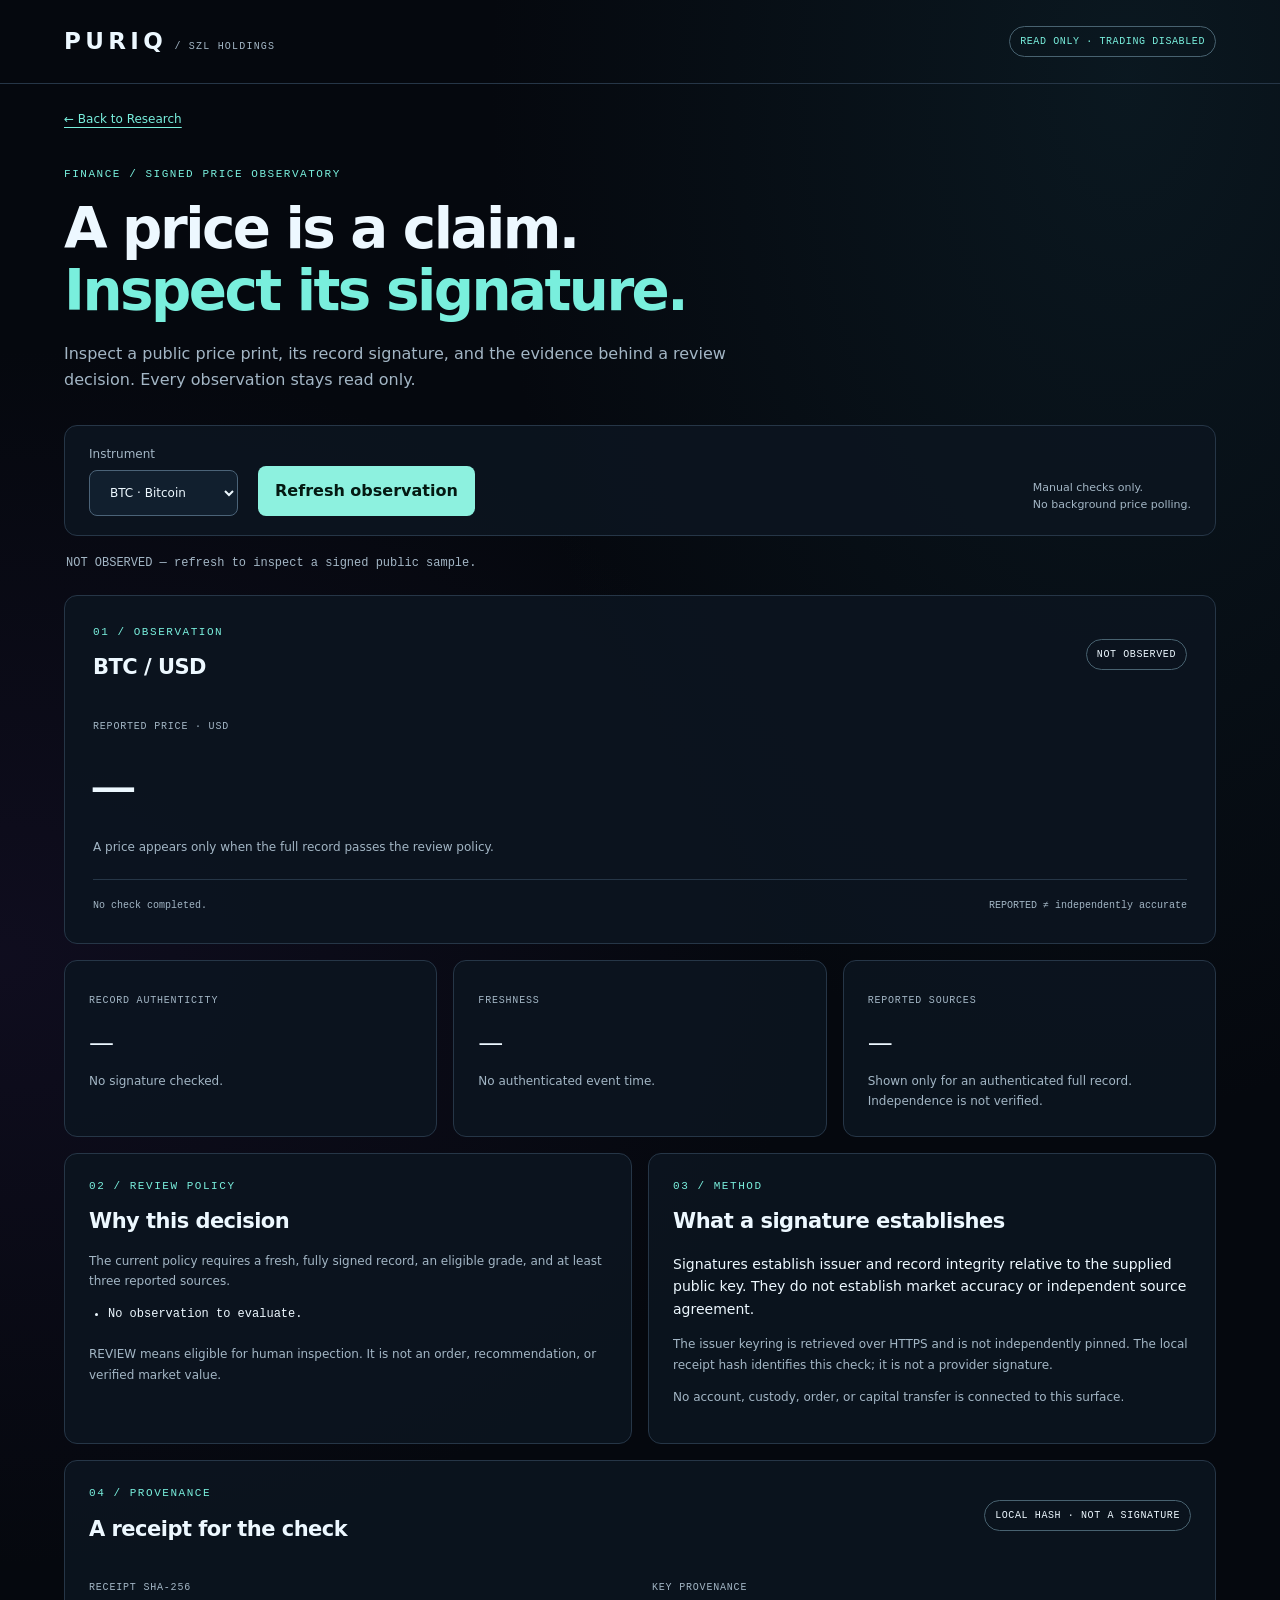
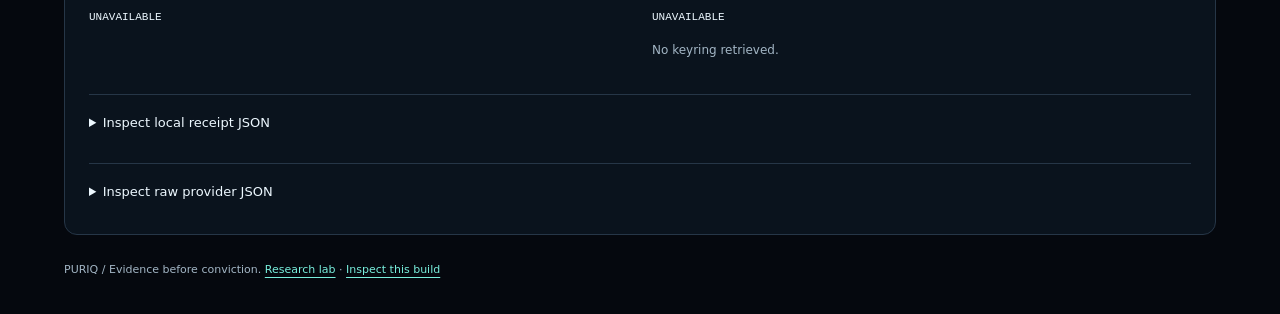
<file: static/signed-prices/index.html>
<!doctype html>
<html lang="en">
<head>
  <meta charset="utf-8">
  <meta name="viewport" content="width=device-width,initial-scale=1">
  <meta name="color-scheme" content="dark">
  <title>PURIQ · Signed Price Observatory</title>
  <link rel="stylesheet" href="/static/signed-prices/signed-prices.css">
  <script defer src="/static/signed-prices/signed-prices.js"></script>
</head>
<body>
  <a class="skip" href="#main">Skip to observation</a>
  <header>
    <a class="wordmark" href="/">PURIQ<span> / SZL HOLDINGS</span></a>
    <span class="badge">READ ONLY · TRADING DISABLED</span>
  </header>
  <main id="main">
    <nav aria-label="Research navigation"><a href="/research">← Back to Research</a></nav>
    <section class="hero">
      <p class="eyebrow">FINANCE / SIGNED PRICE OBSERVATORY</p>
      <h1>A price is a claim.<br><em>Inspect its signature.</em></h1>
      <p class="intro">Inspect a public price print, its record signature, and the evidence behind a review decision. Every observation stays read only.</p>
    </section>
    <form id="controls" class="panel controls" aria-label="Observation controls">
      <label for="symbol">Instrument<select id="symbol" name="symbol"><option value="BTC">BTC · Bitcoin</option><option value="ETH">ETH · Ethereum</option><option value="SOL">SOL · Solana</option></select></label>
      <button id="refresh" type="submit">Refresh observation</button>
      <p>Manual checks only.<br>No background price polling.</p>
    </form>
    <p id="status" role="status" aria-live="polite">NOT OBSERVED — refresh to inspect a signed public sample.</p>
    <section class="panel observation" aria-labelledby="observation-heading">
      <div class="sectionhead">
        <div><p class="eyebrow">01 / OBSERVATION</p><h2 id="observation-heading">BTC / USD</h2></div>
        <span id="decision" class="tag" data-state="idle">NOT OBSERVED</span>
      </div>
      <span class="metric-label">REPORTED PRICE · USD</span>
      <strong id="price" class="price">—</strong>
      <p id="price-note" class="note">A price appears only when the full record passes the review policy.</p>
      <div class="observation-foot"><span id="checked">No check completed.</span><span>REPORTED ≠ independently accurate</span></div>
    </section>
    <section class="metrics" aria-label="Verification results">
      <article class="panel"><span class="metric-label">RECORD AUTHENTICITY</span><strong id="authenticity">—</strong><p id="scope" class="note">No signature checked.</p></article>
      <article class="panel"><span class="metric-label">FRESHNESS</span><strong id="freshness">—</strong><p id="source-time" class="note">No authenticated event time.</p></article>
      <article class="panel"><span class="metric-label">REPORTED SOURCES</span><strong id="sources">—</strong><p id="sources-note" class="note">Shown only for an authenticated full record. Independence is not verified.</p></article>
    </section>
    <div class="twocol">
      <section class="panel" aria-labelledby="decision-heading">
        <p class="eyebrow">02 / REVIEW POLICY</p><h2 id="decision-heading">Why this decision</h2>
        <p class="note">The current policy requires a fresh, fully signed record, an eligible grade, and at least three reported sources.</p>
        <ul id="reasons" class="reasons"><li>No observation to evaluate.</li></ul>
        <p class="note">REVIEW means eligible for human inspection. It is not an order, recommendation, or verified market value.</p>
      </section>
      <section class="panel" aria-labelledby="method-heading">
        <p class="eyebrow">03 / METHOD</p><h2 id="method-heading">What a signature establishes</h2>
        <p>Signatures establish issuer and record integrity relative to the supplied public key. They do not establish market accuracy or independent source agreement.</p>
        <p class="note">The issuer keyring is retrieved over HTTPS and is not independently pinned. The local receipt hash identifies this check; it is not a provider signature.</p>
        <p class="note">No account, custody, order, or capital transfer is connected to this surface.</p>
      </section>
    </div>
    <section class="panel provenance" aria-labelledby="provenance-heading">
      <div class="sectionhead"><div><p class="eyebrow">04 / PROVENANCE</p><h2 id="provenance-heading">A receipt for the check</h2></div><span class="tag">LOCAL HASH · NOT A SIGNATURE</span></div>
      <div class="proofgrid"><div><span class="metric-label">RECEIPT SHA-256</span><code id="receipt-hash">UNAVAILABLE</code></div><div><span class="metric-label">KEY PROVENANCE</span><p id="key-source">UNAVAILABLE</p><p id="key-trust" class="note">No keyring retrieved.</p></div></div>
      <details><summary>Inspect local receipt JSON</summary><p class="note">Local verification findings and policy. Hashing this receipt does not establish the provider’s claims as true.</p><pre id="receipt">No receipt available.</pre></details>
      <details><summary>Inspect raw provider JSON</summary><p id="provider-warning" class="note">No provider data available.</p><pre id="provider">No provider data available.</pre></details>
    </section>
    <footer>PURIQ / Evidence before conviction. <a href="/research">Research lab</a> · <a href="/api/build-info">Inspect this build</a></footer>
  </main>
</body>
</html>
</file>
<file: static/signed-prices/signed-prices.css>
:root{--bg:#05080e;--panel:rgba(12,20,32,.9);--line:#263647;--ink:#edf8ff;--muted:#a3b6c5;--cyan:#79efdd;--warn:#ffd698;color-scheme:dark;font-family:Inter,ui-sans-serif,system-ui,-apple-system,BlinkMacSystemFont,"Segoe UI",sans-serif}*{box-sizing:border-box}body{margin:0;color:var(--ink);background:radial-gradient(ellipse at 88% 4%,#15374455,transparent 40%),radial-gradient(ellipse at 0 50%,#2b1b4c44,transparent 45%),var(--bg);line-height:1.6}a{color:var(--cyan);text-underline-offset:4px}header{padding:23px 5vw;border-bottom:1px solid var(--line);display:flex;align-items:center;justify-content:space-between;gap:20px}.wordmark{font-size:23px;letter-spacing:.19em;font-weight:900;text-decoration:none;color:var(--ink)}.wordmark span{font:10px ui-monospace,monospace;letter-spacing:.12em;color:var(--muted)}.badge,.tag{font:10px/1.5 ui-monospace,monospace;letter-spacing:.06em;border:1px solid #486270;border-radius:100px;padding:7px 10px}.badge{color:var(--cyan)}main{width:min(1160px,90vw);margin:0 auto}nav{padding-top:26px;font-size:12px}.hero{padding:37px 0 32px}.eyebrow{font:11px/1.6 ui-monospace,monospace;color:var(--cyan);letter-spacing:.14em;margin:0 0 10px}h1{font-size:clamp(34px,4.4vw,60px);font-weight:650;letter-spacing:-.045em;line-height:1.1;margin:14px 0 20px}h1 em{font-style:normal;color:var(--cyan)}h2{font-size:21px;letter-spacing:-.025em;margin:0}.intro{max-width:710px;color:var(--muted);font-size:16px;margin:0}.panel{padding:24px;border:1px solid var(--line);border-radius:13px;background:var(--panel);min-width:0}.controls{display:flex;align-items:end;gap:20px;padding:19px 24px}.controls label{display:flex;flex-direction:column;gap:6px;font-size:12px;color:var(--muted)}button,select{font:inherit;border:1px solid #4b6378;border-radius:8px;background:#111f2e;color:var(--ink);padding:11px 16px;min-height:46px}button{cursor:pointer;background:#8df1df;color:#041912;border-color:transparent;font-weight:750}button:disabled,select:disabled{opacity:.55;cursor:not-allowed}.controls p{font-size:11px;color:var(--muted);margin:0 0 2px auto}a:focus-visible,button:focus-visible,select:focus-visible,summary:focus-visible{outline:3px solid var(--warn);outline-offset:5px}#status{font:12px/1.7 ui-monospace,monospace;min-height:25px;color:var(--muted);overflow-wrap:anywhere;margin:17px 2px}.warning{color:var(--warn)!important}.sectionhead{display:flex;align-items:center;justify-content:space-between;gap:18px;margin-bottom:26px;flex-wrap:wrap}.observation{padding:28px}.metric-label{font:10px/1.7 ui-monospace,monospace;letter-spacing:.08em;color:var(--muted)}.price{display:block;font:500 clamp(40px,6vw,68px)/1.3 ui-monospace,monospace;letter-spacing:-.055em;margin:8px 0 4px;overflow-wrap:anywhere}.note{font-size:12px;line-height:1.7;color:var(--muted)}.observation .note{margin:4px 0 22px}.observation-foot{display:flex;justify-content:space-between;gap:10px;flex-wrap:wrap;border-top:1px solid var(--line);padding-top:17px;font:10px/1.8 ui-monospace,monospace;color:var(--muted)}.tag[data-state="review"]{color:var(--cyan);border-color:#579e91}.tag[data-state="abstain"],.tag[data-state="unavailable"]{color:var(--warn);border-color:#7d6545}.metrics{display:grid;grid-template-columns:repeat(3,minmax(0,1fr));gap:16px;margin:16px 0}.metrics strong{display:block;font-size:25px;font-weight:500;letter-spacing:-.04em;margin-top:12px}.metrics p{margin:8px 0 0;overflow-wrap:anywhere}.twocol{display:grid;grid-template-columns:1fr 1fr;gap:16px;margin:16px 0}.twocol p:not(.eyebrow):not(.note){font-size:14px;color:var(--ink)}.reasons{padding:0 0 0 19px;font:12px/1.8 ui-monospace,monospace;overflow-wrap:anywhere}.reasons li{padding-bottom:7px}.proofgrid{display:grid;grid-template-columns:1fr 1fr;gap:24px}.proofgrid>div{min-width:0}.proofgrid p{overflow-wrap:anywhere}.proofgrid code,.proofgrid p:not(.note){display:block;font:11px/1.8 ui-monospace,monospace;overflow-wrap:anywhere;margin:10px 0}.provenance details{border-top:1px solid var(--line);padding-top:18px;margin-top:22px}summary{cursor:pointer;font-size:13px;min-height:28px}pre{white-space:pre-wrap;overflow-wrap:anywhere;font:11px/1.7 ui-monospace,monospace;padding:18px;border:1px solid var(--line);border-radius:8px;max-height:460px;overflow:auto;background:#050a12;margin:12px 0 0}footer{padding:26px 0 35px;font-size:11px;color:var(--muted)}.skip{position:absolute;top:-100px;left:20px;z-index:99;background:var(--ink);color:#041912;padding:12px}.skip:focus{top:12px}@media(max-width:760px){.twocol{grid-template-columns:1fr}.metrics{gap:10px}.metrics .panel{padding:17px}.metrics strong{font-size:22px}.proofgrid{grid-template-columns:1fr;gap:14px}.controls{flex-wrap:wrap}.controls p{width:100%;margin:0}.controls p br{display:none}}@media(max-width:520px){header{padding:18px 5vw;flex-wrap:wrap;gap:10px}.wordmark{font-size:19px}.hero{padding:27px 0}.intro{font-size:14px}.controls{display:grid;grid-template-columns:1fr;padding:18px;gap:14px}.controls select{width:100%}.panel,.observation{padding:19px}.metrics{grid-template-columns:1fr}.metrics .panel{padding:18px}.metrics strong{font-size:24px;margin-top:5px}.metrics p{margin-top:4px}.sectionhead{gap:12px;margin-bottom:20px}.price{font-size:28px}.badge{font-size:9px}.observation-foot{display:block}.observation-foot span{display:block}.proofgrid{gap:12px}pre{padding:12px}footer{font-size:10px}}@media(forced-colors:active){.panel,.badge,.tag,pre{border:1px solid CanvasText}}
</file>
